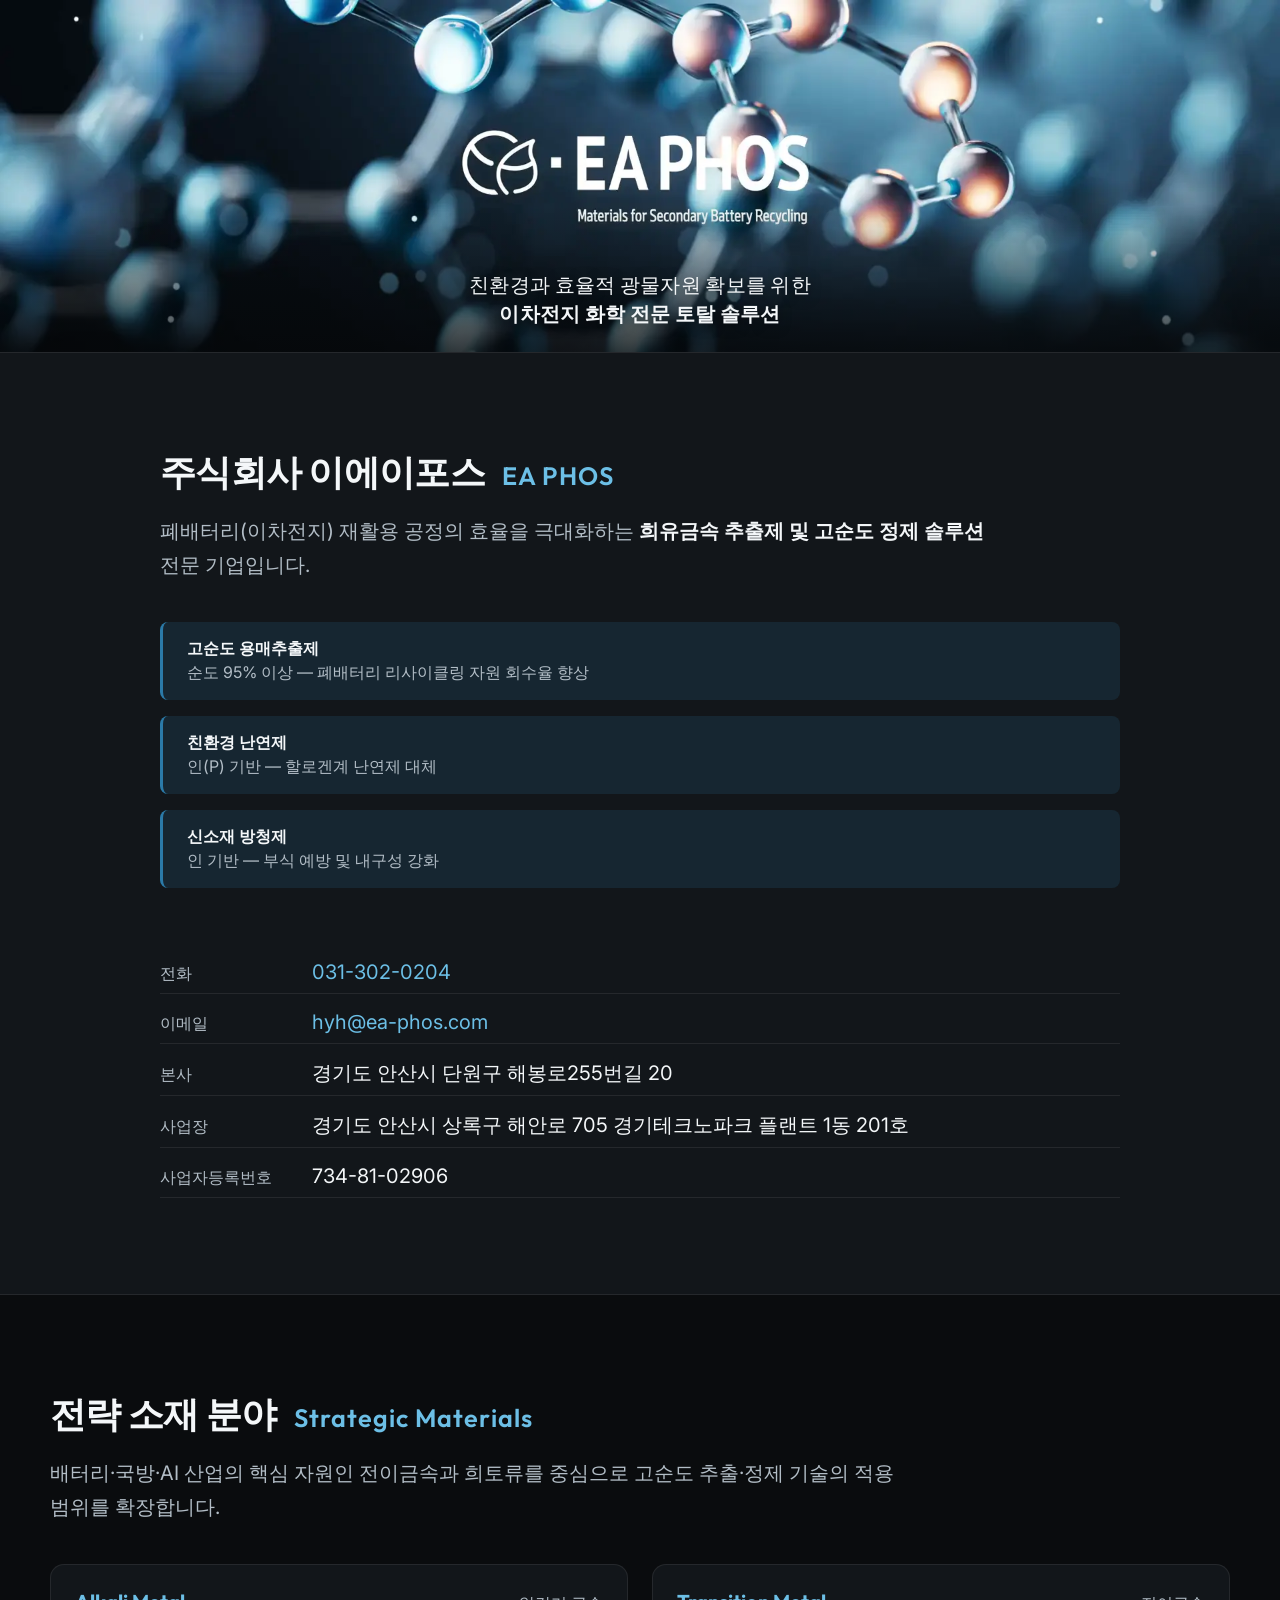
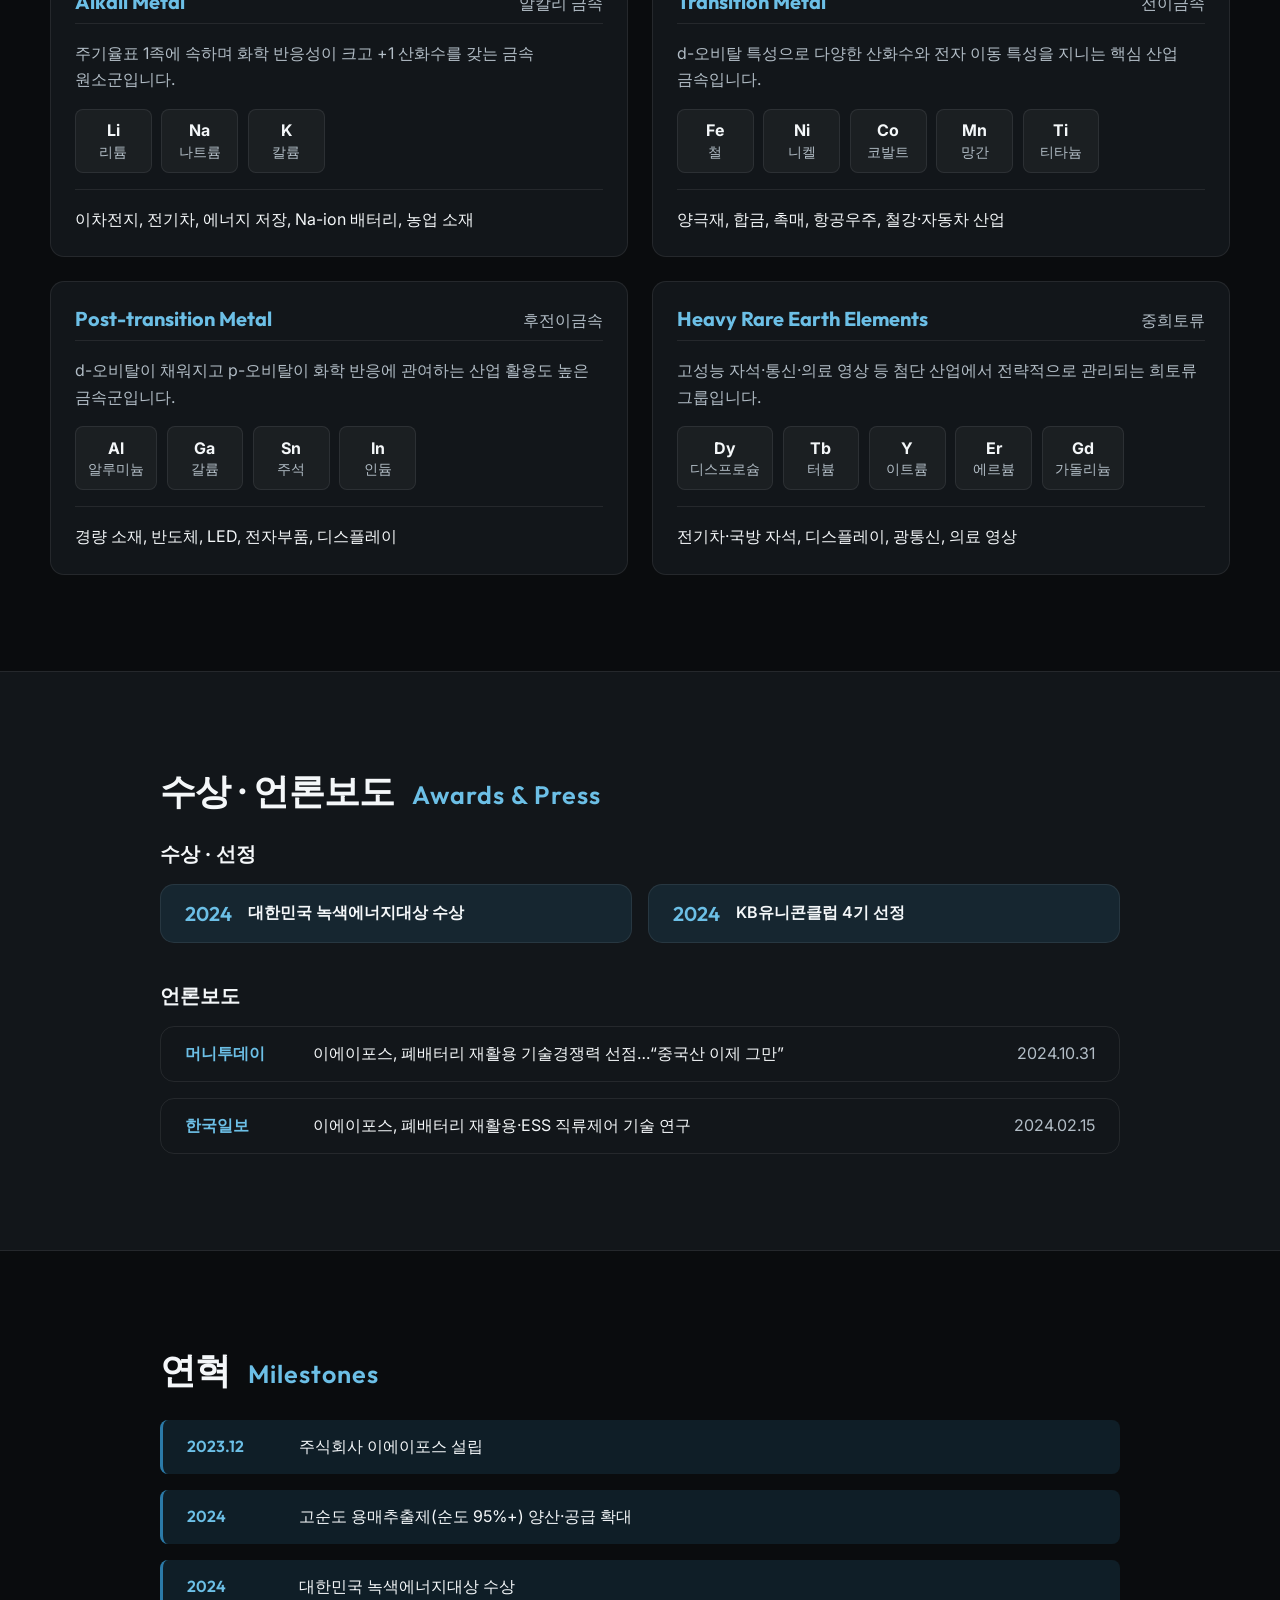
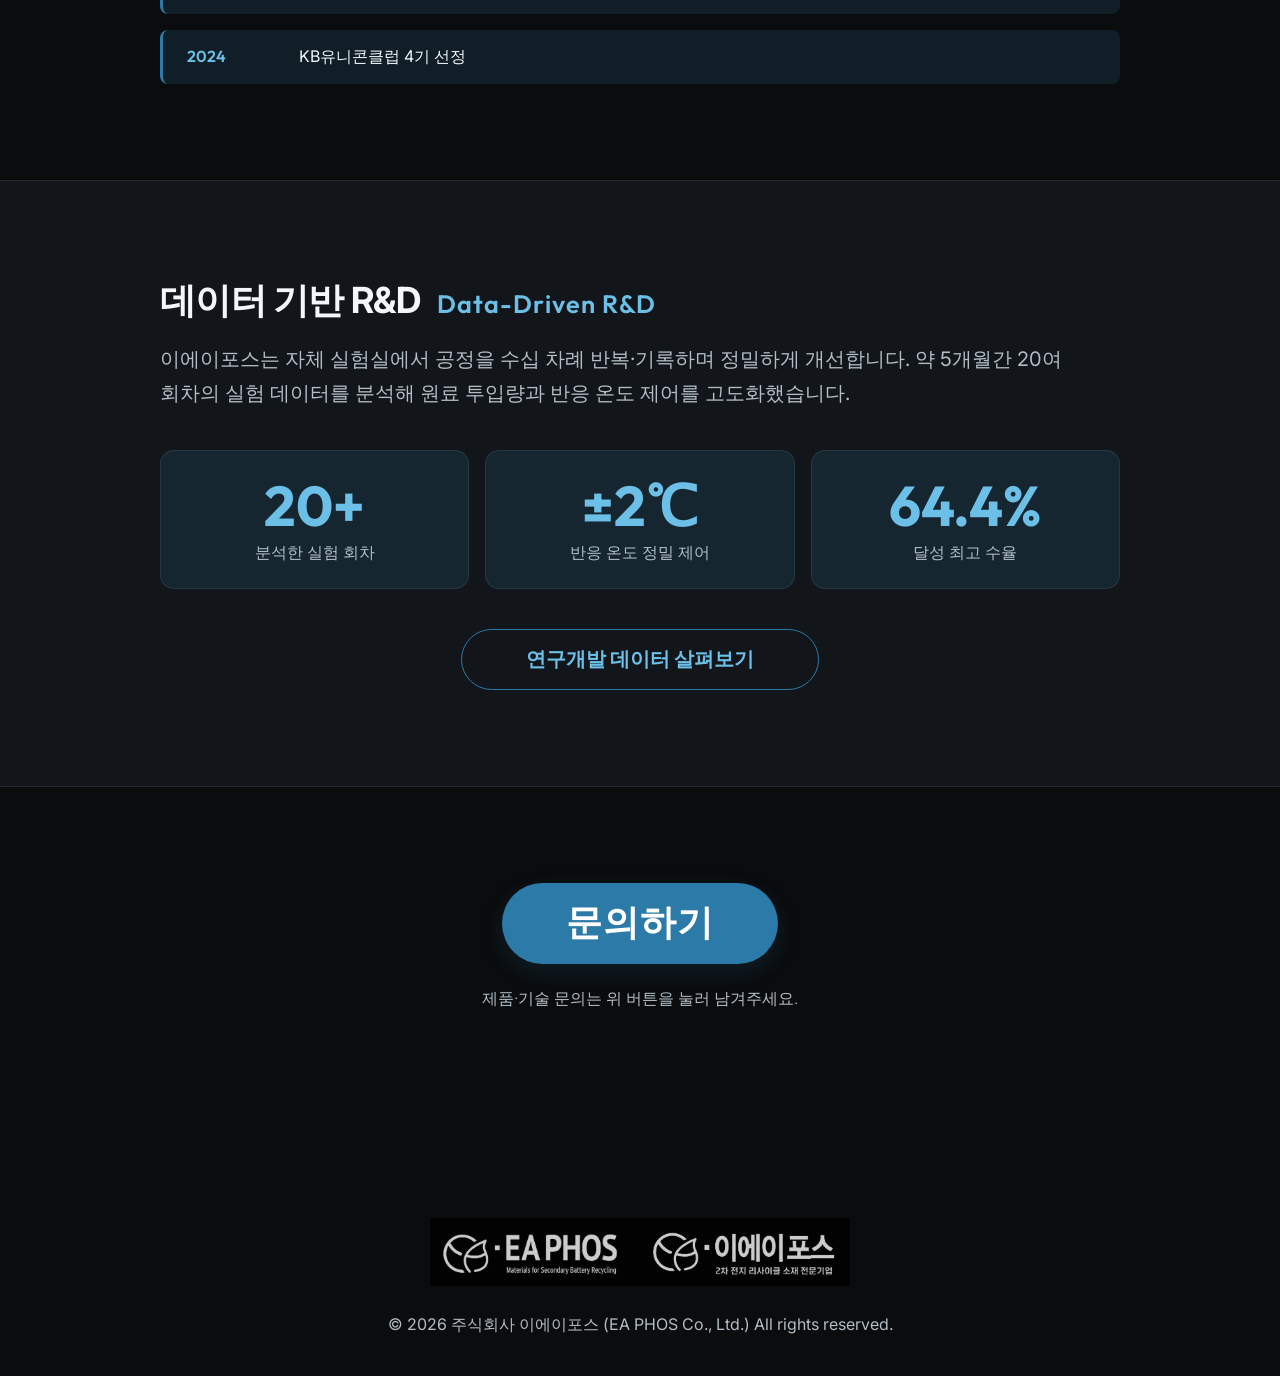
<file: index.html>
<!DOCTYPE html>
<html lang="ko">

<head>
    <meta charset="UTF-8">
    <meta name="viewport" content="width=device-width, initial-scale=1.0">
    <title>주식회사 이에이포스 (EA PHOS) | 이차전지 화학 전문 토탈 솔루션</title>
    <meta name="description" content="주식회사 이에이포스(EA PHOS) — 폐배터리 재활용을 위한 고순도 용매추출제 및 정제 솔루션 전문 기업.">
    <meta name="theme-color" content="#0a0c0e">

    <!-- Open Graph / 공유 미리보기 -->
    <meta property="og:type" content="website">
    <meta property="og:site_name" content="EA PHOS">
    <meta property="og:title" content="주식회사 이에이포스 (EA PHOS)">
    <meta property="og:description" content="친환경과 효율적 광물자원 확보를 위한 이차전지 화학 전문 토탈 솔루션.">
    <meta property="og:image" content="assets/meta.webp">
    <meta property="og:image:width" content="1200">
    <meta property="og:image:height" content="630">
    <meta property="og:url" content="https://eaphos.com/">
    <meta name="twitter:card" content="summary_large_image">
    <meta name="twitter:title" content="주식회사 이에이포스 (EA PHOS)">
    <meta name="twitter:description" content="친환경과 효율적 광물자원 확보를 위한 이차전지 화학 전문 토탈 솔루션.">
    <meta name="twitter:image" content="assets/meta.webp">

    <link rel="shortcut icon" href="fav.ico" type="image/x-icon">

    <!-- 폰트: preconnect + 비차단 로드(렌더 블로킹 제거). 미지원 시 noscript로 폴백 -->
    <link rel="preconnect" href="https://fonts.googleapis.com">
    <link rel="preconnect" href="https://fonts.gstatic.com" crossorigin>
    <link rel="stylesheet" href="https://fonts.googleapis.com/css2?family=Inter:wght@400;700&family=Outfit:wght@300;600&display=swap"
          media="print" onload="this.media='all'">
    <noscript>
        <link rel="stylesheet" href="https://fonts.googleapis.com/css2?family=Inter:wght@400;700&family=Outfit:wght@300;600&display=swap">
    </noscript>
    <link rel="stylesheet" href="style.css">

    <!-- 구조화 데이터 (Organization) -->
    <script type="application/ld+json">
    {
        "@context": "https://schema.org",
        "@type": "Organization",
        "name": "주식회사 이에이포스",
        "alternateName": "EA PHOS Co., Ltd.",
        "url": "https://eaphos.com/",
        "logo": "https://eaphos.com/assets/footer.webp",
        "description": "폐배터리(이차전지) 재활용을 위한 고순도 용매추출제 및 정제 솔루션 전문 기업.",
        "email": "hyh@ea-phos.com",
        "telephone": "+82-31-302-0204",
        "address": {
            "@type": "PostalAddress",
            "streetAddress": "해안로 705 경기테크노파크 플랜트 1동 201호",
            "addressLocality": "안산시 상록구",
            "addressRegion": "경기도",
            "addressCountry": "KR"
        }
    }
    </script>
</head>

<body>
    <div class="container">
        <main>
            <!-- 시각적으로 숨긴 페이지 제목 (스크린리더/SEO용) -->
            <h1 class="sr-only">주식회사 이에이포스 — 친환경과 효율적 광물자원 확보를 위한 이차전지 화학 전문 토탈 솔루션</h1>

            <!-- 상단 비디오 섹션: 화면 폭별 영상 1개만 JS에서 동적 주입 -->
            <section class="video-section" aria-label="이에이포스 소개 영상">
                <video id="hero-video" class="hero-video" muted loop playsinline autoplay
                       preload="metadata"></video>
                <!-- 영상 하단 그라데이션 스크림 + 태그라인 오버레이 -->
                <div class="video-scrim" aria-hidden="true">
                    <p class="video-tagline">친환경과 효율적 광물자원 확보를 위한<br><strong>이차전지 화학 전문 토탈 솔루션</strong></p>
                </div>
            </section>

            <!-- 회사 소개 / 연락처 섹션 (첫 방문자 대상 — 히어로 바로 뒤) -->
            <section class="company-section" aria-labelledby="company-heading">
                <div class="company-inner" data-reveal>
                    <h2 id="company-heading" class="section-title">주식회사 이에이포스 <span class="section-title-en">EA PHOS</span></h2>
                    <p class="company-lead">폐배터리(이차전지) 재활용 공정의 효율을 극대화하는 <strong>희유금속 추출제 및 고순도 정제 솔루션</strong> 전문 기업입니다.</p>

                    <ul class="company-highlights">
                        <li><span class="hl-key">고순도 용매추출제</span><span class="hl-val">순도 95% 이상 — 폐배터리 리사이클링 자원 회수율 향상</span></li>
                        <li><span class="hl-key">친환경 난연제</span><span class="hl-val">인(P) 기반 — 할로겐계 난연제 대체</span></li>
                        <li><span class="hl-key">신소재 방청제</span><span class="hl-val">인 기반 — 부식 예방 및 내구성 강화</span></li>
                    </ul>

                    <dl class="company-contact">
                        <div class="contact-row">
                            <dt>전화</dt>
                            <dd><a href="tel:031-302-0204">031-302-0204</a></dd>
                        </div>
                        <div class="contact-row">
                            <dt>이메일</dt>
                            <dd><a href="mailto:hyh@ea-phos.com">hyh@ea-phos.com</a></dd>
                        </div>
                        <div class="contact-row">
                            <dt>본사</dt>
                            <dd>경기도 안산시 단원구 해봉로255번길 20</dd>
                        </div>
                        <div class="contact-row">
                            <dt>사업장</dt>
                            <dd>경기도 안산시 상록구 해안로 705 경기테크노파크 플랜트 1동 201호</dd>
                        </div>
                        <div class="contact-row">
                            <dt>사업자등록번호</dt>
                            <dd>734-81-02906</dd>
                        </div>
                    </dl>
                    <!-- TODO: 대표자/팩스/약도(지도) 등 발주자 확인 후 보강 -->
                </div>
            </section>

            <!-- 전략 소재 분야 섹션 -->
            <section class="materials-section" aria-labelledby="materials-heading">
                <div class="materials-inner" data-reveal>
                    <h2 id="materials-heading" class="section-title">전략 소재 분야 <span class="section-title-en">Strategic Materials</span></h2>
                    <p class="company-lead">배터리·국방·AI 산업의 핵심 자원인 전이금속과 희토류를 중심으로 고순도 추출·정제 기술의 적용 범위를 확장합니다.</p>

                    <div class="materials-grid">
                        <article class="material-card">
                            <div class="material-card-head">
                                <h3>Alkali Metal</h3>
                                <span>알칼리 금속</span>
                            </div>
                            <p>주기율표 1족에 속하며 화학 반응성이 크고 +1 산화수를 갖는 금속 원소군입니다.</p>
                            <ul class="material-tags" aria-label="대표 원소">
                                <li><strong>Li</strong> 리튬</li>
                                <li><strong>Na</strong> 나트륨</li>
                                <li><strong>K</strong> 칼륨</li>
                            </ul>
                            <p class="material-use">이차전지, 전기차, 에너지 저장, Na-ion 배터리, 농업 소재</p>
                        </article>

                        <article class="material-card">
                            <div class="material-card-head">
                                <h3>Transition Metal</h3>
                                <span>전이금속</span>
                            </div>
                            <p>d-오비탈 특성으로 다양한 산화수와 전자 이동 특성을 지니는 핵심 산업 금속입니다.</p>
                            <ul class="material-tags" aria-label="대표 원소">
                                <li><strong>Fe</strong> 철</li>
                                <li><strong>Ni</strong> 니켈</li>
                                <li><strong>Co</strong> 코발트</li>
                                <li><strong>Mn</strong> 망간</li>
                                <li><strong>Ti</strong> 티타늄</li>
                            </ul>
                            <p class="material-use">양극재, 합금, 촉매, 항공우주, 철강·자동차 산업</p>
                        </article>

                        <article class="material-card">
                            <div class="material-card-head">
                                <h3>Post-transition Metal</h3>
                                <span>후전이금속</span>
                            </div>
                            <p>d-오비탈이 채워지고 p-오비탈이 화학 반응에 관여하는 산업 활용도 높은 금속군입니다.</p>
                            <ul class="material-tags" aria-label="대표 원소">
                                <li><strong>Al</strong> 알루미늄</li>
                                <li><strong>Ga</strong> 갈륨</li>
                                <li><strong>Sn</strong> 주석</li>
                                <li><strong>In</strong> 인듐</li>
                            </ul>
                            <p class="material-use">경량 소재, 반도체, LED, 전자부품, 디스플레이</p>
                        </article>

                        <article class="material-card">
                            <div class="material-card-head">
                                <h3>Heavy Rare Earth Elements</h3>
                                <span>중희토류</span>
                            </div>
                            <p>고성능 자석·통신·의료 영상 등 첨단 산업에서 전략적으로 관리되는 희토류 그룹입니다.</p>
                            <ul class="material-tags" aria-label="대표 원소">
                                <li><strong>Dy</strong> 디스프로슘</li>
                                <li><strong>Tb</strong> 터븀</li>
                                <li><strong>Y</strong> 이트륨</li>
                                <li><strong>Er</strong> 에르븀</li>
                                <li><strong>Gd</strong> 가돌리늄</li>
                            </ul>
                            <p class="material-use">전기차·국방 자석, 디스플레이, 광통신, 의료 영상</p>
                        </article>
                    </div>
                </div>
            </section>

            <!-- 수상 · 언론보도 섹션 -->
            <section class="awards-section" aria-labelledby="awards-heading" data-reveal>
                <div class="awards-inner">
                    <h2 id="awards-heading" class="section-title">수상 · 언론보도 <span class="section-title-en">Awards &amp; Press</span></h2>

                    <h3 class="subhead">수상 · 선정</h3>
                    <ul class="award-list">
                        <li class="award-item">
                            <span class="award-year">2024</span>
                            <span class="award-name">대한민국 녹색에너지대상 수상</span>
                        </li>
                        <li class="award-item">
                            <span class="award-year">2024</span>
                            <span class="award-name">KB유니콘클럽 4기 선정</span>
                        </li>
                        <!-- TODO: 추가 수상/인증 확보 시 항목 추가 -->
                    </ul>

                    <h3 class="subhead">언론보도</h3>
                    <ul class="press-list">
                        <li class="press-item">
                            <a href="https://www.mt.co.kr/policy/2024/10/31/2024103111330974270" target="_blank" rel="noopener noreferrer">
                                <span class="press-source">머니투데이</span>
                                <span class="press-title">이에이포스, 폐배터리 재활용 기술경쟁력 선점…“중국산 이제 그만”</span>
                                <span class="press-date">2024.10.31</span>
                            </a>
                        </li>
                        <li class="press-item">
                            <a href="https://www.hankookilbo.com/News/Read/A2024021410590005173" target="_blank" rel="noopener noreferrer">
                                <span class="press-source">한국일보</span>
                                <span class="press-title">이에이포스, 폐배터리 재활용·ESS 직류제어 기술 연구</span>
                                <span class="press-date">2024.02.15</span>
                            </a>
                        </li>
                    </ul>
                </div>
            </section>

            <!-- 회사 연혁 타임라인 -->
            <section class="history-section" aria-labelledby="history-heading" data-reveal>
                <div class="history-inner">
                    <h2 id="history-heading" class="section-title">연혁 <span class="section-title-en">Milestones</span></h2>
                    <ol class="timeline">
                        <li class="timeline-item">
                            <span class="timeline-year">2023.12</span>
                            <p class="timeline-desc">주식회사 이에이포스 설립</p>
                        </li>
                        <li class="timeline-item">
                            <span class="timeline-year">2024</span>
                            <p class="timeline-desc">고순도 용매추출제(순도 95%+) 양산·공급 확대</p>
                        </li>
                        <li class="timeline-item">
                            <span class="timeline-year">2024</span>
                            <p class="timeline-desc">대한민국 녹색에너지대상 수상</p>
                        </li>
                        <li class="timeline-item">
                            <span class="timeline-year">2024</span>
                            <p class="timeline-desc">KB유니콘클럽 4기 선정</p>
                        </li>
                    </ol>
                    <!-- TODO: 정확한 시점·추가 마일스톤은 발주자 확인 후 보강 -->
                </div>
            </section>

            <!-- 데이터 기반 R&D 소개 패널 (상세 차트는 모달로) -->
            <section class="rd-section" aria-labelledby="rd-heading" data-reveal>
                <div class="rd-inner">
                    <h2 id="rd-heading" class="section-title">데이터 기반 R&amp;D <span class="section-title-en">Data-Driven R&amp;D</span></h2>
                    <p class="company-lead">이에이포스는 자체 실험실에서 공정을 수십 차례 반복·기록하며 정밀하게 개선합니다. 약 5개월간 20여 회차의 실험 데이터를 분석해 원료 투입량과 반응 온도 제어를 고도화했습니다.</p>
                    <ul class="rd-stats">
                        <li><strong>20+</strong><span>분석한 실험 회차</span></li>
                        <li><strong>±2℃</strong><span>반응 온도 정밀 제어</span></li>
                        <li><strong>64.4%</strong><span>달성 최고 수율</span></li>
                    </ul>
                    <button id="dash-button" class="cta-btn cta-btn--ghost" type="button" aria-haspopup="dialog">연구개발 데이터 살펴보기</button>
                </div>
            </section>

            <!-- 문의 버튼 섹션 -->
            <section class="action-section" aria-label="문의하기" data-reveal>
                <button id="qa-button" class="cta-btn" type="button" aria-haspopup="dialog">문의하기</button>
                <p class="btn-caption">제품·기술 문의는 위 버튼을 눌러 남겨주세요.</p>
            </section>
        </main>

        <!-- 푸터 -->
        <footer class="footer-section">
            <img src="assets/footer.webp" alt="EA PHOS 로고" class="footer-logo" loading="lazy" decoding="async">
            <p class="footer-copy">&copy; 2026 주식회사 이에이포스 (EA PHOS Co., Ltd.) All rights reserved.</p>
        </footer>

        <!-- 문의 모달 -->
        <div id="qa-modal" class="modal" role="dialog" aria-modal="true" aria-labelledby="modal-title" hidden>
            <div class="modal-content">
                <h2 id="modal-title" class="sr-only">문의 폼</h2>
                <button class="close-btn" type="button" aria-label="문의 폼 닫기">&times;</button>
                <iframe id="qa-iframe" title="문의 폼" frameborder="0"></iframe>
            </div>
        </div>

        <!-- 연구개발 데이터 모달 -->
        <div id="dash-modal" class="modal" role="dialog" aria-modal="true" aria-labelledby="dash-modal-title" hidden>
            <div class="modal-content modal-content--panel">
                <button class="close-btn" type="button" aria-label="데이터 창 닫기" data-close="dash">&times;</button>
                <div class="dash-body">
                    <h2 id="dash-modal-title" class="section-title">연구개발 데이터 <span class="section-title-en">Data Insights</span></h2>
                    <p class="dashboard-lead">자체 실험 데이터를 분석해 공정 제어·투입량·수율을 정리했습니다.</p>

                    <figure class="chart-card">
                        <figcaption class="chart-title" id="chart-trend-title">공정 제어 안정성</figcaption>
                        <div class="chart-box"><canvas id="chart-trend" role="img" aria-label="시간별 원료 투입량과 내부온도 공정 프로파일"></canvas></div>
                        <p class="chart-caption" id="chart-trend-cap" hidden></p>
                    </figure>
                    <figure class="chart-card">
                        <figcaption class="chart-title" id="chart-composition-title">실험 회차별 평균 투입량</figcaption>
                        <div class="chart-box"><canvas id="chart-composition" role="img" aria-label="실험 회차별 평균 투입량 막대 차트"></canvas></div>
                        <p class="chart-caption" id="chart-composition-cap" hidden></p>
                    </figure>
                    <figure class="chart-card">
                        <figcaption class="chart-title" id="chart-solvent-title">실제 수율</figcaption>
                        <div class="chart-box"><canvas id="chart-solvent" role="img" aria-label="실험 회차별 실제 수율 막대 차트"></canvas></div>
                        <p class="chart-caption" id="chart-solvent-cap" hidden></p>
                    </figure>

                    <footer class="dash-foot">
                        <p class="dash-note" id="dashboard-note" hidden></p>
                        <p class="dash-note">수율은 실제 실험 기록에 문서화된 회차만 표기했습니다.</p>
                    </footer>
                </div>
            </div>
        </div>

        <button id="scroll-top-btn" class="scroll-top-btn" type="button" aria-label="맨 위로 이동">↑</button>
    </div>
    <script src="script.js"></script>
</body>

</html>
</file>
<file: style.css>
/* =================================================================
 * EA PHOS — 디자인 토큰
 * (폰트는 index.html <head>의 preconnect + link 로 로드)
 * ================================================================= */
:root {
    /* color */
    --bg:           #0a0c0e;
    --surface:      #12161a;
    --ink:          #f4f7f9;
    --ink-muted:    #b2bdc6;            /* 대비 기준(WCAG AA) 충족하도록 상향 */
    --brand:        #2b7aa8;            /* 브랜드 스틸블루 (#225f82 기반, 약간 밝힘) */
    --brand-strong: #1d5c80;
    --brand-ink:    #6cbfe6;            /* 어두운 배경 위 텍스트/링크용 밝은 톤 */
    --brand-soft:   rgba(43, 122, 168, .16);
    --line:         rgba(255, 255, 255, .08);

    /* space scale */
    --s-1: .5rem;  --s-2: 1rem;   --s-3: 1.5rem;
    --s-4: 2.5rem; --s-5: 4rem;   --s-6: 6rem;

    /* radius */
    --r-sm: 8px; --r-md: 14px; --r-pill: 50px;

    /* type scale (fluid) */
    --t-sm: clamp(.9rem, .85rem + .3vw, 1rem);
    --t-md: clamp(1rem, .9rem + .6vw, 1.25rem);
    --t-lg: clamp(1.5rem, 1.1rem + 1.8vw, 2.25rem);
    --t-xl: clamp(2rem, 1.3rem + 3vw, 3.5rem);

    /* layout */
    --content-max: 960px;
}

*, *::before, *::after { box-sizing: border-box; }

body, html {
    margin: 0;
    padding: 0;
    background-color: var(--bg);
    color: var(--ink);
    font-family: 'Inter', system-ui, sans-serif;
    overflow-x: hidden;
    word-break: keep-all;       /* 한글 단어가 줄바꿈에서 쪼개지지 않도록 */
    overflow-wrap: break-word;  /* 아주 긴 토큰만 강제 줄바꿈 */
}

/* 스크린리더 전용 (시각적으로 숨김) */
.sr-only {
    position: absolute;
    width: 1px; height: 1px;
    padding: 0; margin: -1px;
    overflow: hidden;
    clip: rect(0, 0, 0, 0);
    white-space: nowrap;
    border: 0;
}

/* 포커스 링 (키보드 사용자) */
:focus-visible {
    outline: 2px solid var(--brand);
    outline-offset: 3px;
    border-radius: var(--r-sm);
}

.container {
    width: 100%;
    display: flex;
    flex-direction: column;
    align-items: center;
}

main { width: 100%; }

/* =================================================================
 * 스크롤 진입 애니메이션
 * ================================================================= */
[data-reveal] {
    opacity: 0;
    transform: translateY(24px);
    transition: opacity .7s ease, transform .7s ease;
}
[data-reveal].is-visible {
    opacity: 1;
    transform: none;
}
@media (prefers-reduced-motion: reduce) {
    [data-reveal] { opacity: 1; transform: none; transition: none; }
}

/* =================================================================
 * 히어로 영상
 * ================================================================= */
.video-section {
    position: relative;
    width: 100%;
    height: auto;
    overflow: hidden;
    line-height: 0;
}

.hero-video {
    width: 100%;
    height: auto;
    aspect-ratio: 1920 / 528;   /* 로드 전 공간 예약 → 레이아웃 이동(CLS) 방지 */
    max-height: 80vh;
    object-fit: cover;
    display: block;
    background: var(--bg);
}

/* 영상 하단 스크림 + 태그라인 오버레이 */
.video-scrim {
    position: absolute;
    left: 0; right: 0; bottom: 0;
    padding: var(--s-5) var(--s-3) var(--s-3);
    background: linear-gradient(to top, rgba(5, 7, 9, .78) 0%, rgba(5, 7, 9, 0) 100%);
    pointer-events: none;
    text-align: center;
}
.video-tagline {
    margin: 0;
    line-height: 1.45;
    font-family: 'Outfit', 'Inter', sans-serif;
    font-weight: 300;
    font-size: var(--t-md);
    color: var(--ink);
    letter-spacing: .3px;
    text-shadow: 0 2px 12px rgba(0, 0, 0, .5);
}
.video-tagline strong { font-weight: 600; }


/* =================================================================
 * 전략 소재 분야
 * ================================================================= */
.materials-section {
    width: 100%;
    padding: var(--s-6) var(--s-3);
}
.materials-inner {
    max-width: 1180px;
    margin: 0 auto;
}
.materials-grid {
    display: grid;
    grid-template-columns: repeat(2, minmax(0, 1fr));
    gap: var(--s-3);
}
.material-card {
    display: flex;
    min-height: 100%;
    flex-direction: column;
    gap: var(--s-2);
    padding: var(--s-3);
    background: var(--surface);
    border: 1px solid var(--line);
    border-radius: var(--r-md);
    transition: border-color .25s ease, transform .25s ease;
}
.material-card-head {
    display: flex;
    align-items: baseline;
    justify-content: space-between;
    gap: var(--s-2);
    padding-bottom: var(--s-1);
    border-bottom: 1px solid var(--line);
}
.material-card h3 {
    margin: 0;
    font-family: 'Outfit', 'Inter', sans-serif;
    font-size: var(--t-md);
    color: var(--brand-ink);
}
.material-card-head span {
    flex: 0 0 auto;
    color: var(--ink-muted);
    font-size: var(--t-sm);
}
.material-card p {
    margin: 0;
    color: var(--ink-muted);
    font-size: var(--t-sm);
    line-height: 1.65;
}
.material-tags {
    display: flex;
    flex-wrap: wrap;
    gap: .6rem;
    list-style: none;
    margin: 0;
    padding: 0;
}
.material-tags li {
    min-width: 4.8rem;
    padding: .65rem .75rem;
    background: rgba(255, 255, 255, .04);
    border: 1px solid var(--line);
    border-radius: var(--r-sm);
    color: var(--ink-muted);
    text-align: center;
    font-size: .88rem;
}
.material-tags strong {
    display: block;
    margin-bottom: .15rem;
    color: var(--ink);
    font-size: 1rem;
}
.material-use {
    margin-top: auto !important;
    padding-top: var(--s-2);
    border-top: 1px solid var(--line);
    color: var(--ink) !important;
}
@media (hover: hover) {
    .material-card:hover {
        transform: translateY(-4px);
        border-color: var(--brand);
    }
}

/* =================================================================
 * 회사 정보 / 연락처 섹션
 * ================================================================= */
.company-section {
    width: 100%;
    padding: var(--s-6) var(--s-3);
    background: var(--surface);
    border-top: 1px solid var(--line);
    border-bottom: 1px solid var(--line);
}
.company-inner {
    max-width: var(--content-max);
    margin: 0 auto;
}
.section-title {
    margin: 0 0 var(--s-2);
    font-size: var(--t-lg);
    font-weight: 700;
    letter-spacing: -.02em;
    text-wrap: balance;
}
.section-title-en {
    font-family: 'Outfit', sans-serif;
    font-weight: 600;
    color: var(--brand-ink);
    margin-left: .4em;
    font-size: .7em;
    letter-spacing: .04em;
}
.company-lead {
    margin: 0 0 var(--s-4);
    font-size: var(--t-md);
    line-height: 1.7;
    color: var(--ink-muted);
    max-width: 72ch;
    text-wrap: pretty;
}
.company-lead strong { color: var(--ink); font-weight: 700; }

.company-highlights {
    list-style: none;
    margin: 0 0 var(--s-5);
    padding: 0;
    display: grid;
    gap: var(--s-2);
}
.company-highlights li {
    padding: var(--s-2) var(--s-3);
    background: var(--brand-soft);
    border-left: 3px solid var(--brand);
    border-radius: var(--r-sm);
}
.hl-key {
    display: block;
    font-weight: 700;
    color: var(--ink);
    margin-bottom: 2px;
}
.hl-val {
    display: block;
    font-size: var(--t-sm);
    color: var(--ink-muted);
}

.company-contact {
    margin: 0;
    display: grid;
    gap: var(--s-1);
}
.contact-row {
    display: flex;
    gap: var(--s-2);
    align-items: baseline;
    padding: var(--s-1) 0;
    border-bottom: 1px solid var(--line);
}
.contact-row dt {
    flex: 0 0 8.5rem;
    color: var(--ink-muted);
    font-size: var(--t-sm);
}
.contact-row dd {
    margin: 0;
    color: var(--ink);
    font-size: var(--t-md);
}
.contact-row a {
    color: var(--brand-ink);
    text-decoration: none;
}
@media (hover: hover) {
    .contact-row a:hover { text-decoration: underline; }
}

/* =================================================================
 * 수상 · 언론보도
 * ================================================================= */
.awards-section {
    width: 100%;
    padding: var(--s-6) var(--s-3);
    background: var(--surface);
    border-top: 1px solid var(--line);
    border-bottom: 1px solid var(--line);
}
.awards-inner {
    max-width: var(--content-max);
    margin: 0 auto;
}
.subhead {
    margin: var(--s-4) 0 var(--s-2);
    font-size: var(--t-md);
    font-weight: 700;
    color: var(--ink);
}
.subhead:first-of-type { margin-top: var(--s-3); }

.award-list {
    list-style: none;
    margin: 0;
    padding: 0;
    display: grid;
    grid-template-columns: repeat(2, minmax(0, 1fr));
    gap: var(--s-2);
}
.award-item {
    display: flex;
    align-items: center;
    gap: var(--s-2);
    padding: var(--s-2) var(--s-3);
    background: var(--brand-soft);
    border: 1px solid var(--line);
    border-radius: var(--r-md);
}
.award-year {
    flex: 0 0 auto;
    font-family: 'Outfit', sans-serif;
    font-weight: 600;
    color: var(--brand-ink);
    font-size: var(--t-md);
}
.award-name {
    color: var(--ink);
    font-weight: 600;
}

.press-list {
    list-style: none;
    margin: 0;
    padding: 0;
    display: grid;
    gap: var(--s-2);
}
.press-item a {
    display: grid;
    grid-template-columns: 7rem 1fr auto;
    align-items: baseline;
    gap: var(--s-2);
    padding: var(--s-2) var(--s-3);
    border: 1px solid var(--line);
    border-radius: var(--r-md);
    text-decoration: none;
    transition: border-color .25s ease, background-color .25s ease;
}
.press-source {
    font-weight: 700;
    color: var(--brand-ink);
    font-size: var(--t-sm);
}
.press-title { color: var(--ink); }
.press-date {
    color: var(--ink-muted);
    font-size: var(--t-sm);
    white-space: nowrap;
}
@media (hover: hover) {
    .press-item a:hover {
        border-color: var(--brand);
        background: var(--brand-soft);
    }
}

@media (max-width: 768px) {
    .awards-section { padding: var(--s-5) var(--s-3); }
    .award-list { grid-template-columns: 1fr; }
    .press-item a {
        grid-template-columns: 1fr;
        gap: 2px;
    }
}

/* =================================================================
 * 연혁 타임라인
 * ================================================================= */
.history-section {
    width: 100%;
    padding: var(--s-6) var(--s-3);
}
.history-inner {
    max-width: var(--content-max);
    margin: 0 auto;
}
.timeline {
    list-style: none;
    margin: var(--s-3) 0 0;
    padding: 0;
    display: grid;
    gap: var(--s-2);
}
.timeline-item {
    display: grid;
    grid-template-columns: 6rem 1fr;
    gap: var(--s-2);
    align-items: baseline;
    padding: var(--s-2) var(--s-3);
    background: var(--brand-soft);
    border-left: 3px solid var(--brand);
    border-radius: var(--r-sm);
}
.timeline-year {
    font-family: 'Outfit', sans-serif;
    font-weight: 600;
    color: var(--brand-ink);
}
.timeline-desc { margin: 0; color: var(--ink); }

@media (max-width: 768px) {
    .history-section { padding: var(--s-5) var(--s-3); }
    .timeline-item { grid-template-columns: 1fr; gap: 2px; }
}

/* =================================================================
 * 데이터 기반 R&D 소개 패널
 * ================================================================= */
.rd-section {
    width: 100%;
    padding: var(--s-6) var(--s-3);
    background: var(--surface);
    border-top: 1px solid var(--line);
    border-bottom: 1px solid var(--line);
}
.rd-inner {
    max-width: var(--content-max);
    margin: 0 auto;
}
.rd-stats {
    list-style: none;
    margin: var(--s-4) 0;
    padding: 0;
    display: grid;
    grid-template-columns: repeat(3, minmax(0, 1fr));
    gap: var(--s-2);
}
.rd-stats li {
    padding: var(--s-3);
    background: var(--brand-soft);
    border: 1px solid var(--line);
    border-radius: var(--r-md);
    text-align: center;
}
.rd-stats strong {
    display: block;
    font-family: 'Outfit', sans-serif;
    font-size: var(--t-xl);
    color: var(--brand-ink);
    line-height: 1.1;
}
.rd-stats span {
    display: block;
    margin-top: 6px;
    font-size: var(--t-sm);
    color: var(--ink-muted);
}

/* 2차 CTA (고스트 버튼) — .cta-btn 뒤에 정의돼도 이기도록 특이도 ↑ */
.cta-btn.cta-btn--ghost {
    background: transparent;
    color: var(--brand-ink);
    border: 1.5px solid var(--brand);
    box-shadow: none;
    font-size: var(--t-md);
    font-weight: 600;
    letter-spacing: 0;
}
@media (hover: hover) {
    .cta-btn.cta-btn--ghost:hover {
        background: var(--brand-soft);
        color: var(--ink);
        transform: translateY(-3px);
        box-shadow: none;
    }
}
/* R&D 패널 버튼 가운데 정렬 */
#dash-button {
    display: block;
    width: fit-content;
    margin: var(--s-2) auto 0;
}

/* =================================================================
 * 데이터 모달 (다크 패널 + 차트)
 * ================================================================= */
.modal-content.modal-content--panel {
    background: var(--surface);
    color: var(--ink);
    width: 92%;
    max-width: 760px;
    height: auto;
    max-height: 90vh;
    border: 1px solid var(--line);
}
.modal-content.modal-content--panel .close-btn { color: var(--ink); }
.dash-body {
    padding: var(--s-4) var(--s-3);
    max-height: 90vh;
    overflow-y: auto;
}
/* 스크롤바 숨김 (스크롤은 유지) */
.dash-body { scrollbar-width: none; -ms-overflow-style: none; }
.dash-body::-webkit-scrollbar { display: none; }
.dash-body > .section-title { text-align: center; }

/* 모달 하단 각주 */
.dash-foot {
    margin-top: var(--s-2);
    padding-top: var(--s-3);
    border-top: 1px solid var(--line);
}
.dash-note {
    margin: 0;
    font-size: .8rem;
    line-height: 1.5;
    color: var(--ink-muted);
    opacity: .75;
    text-align: center;
}
.dash-note + .dash-note { margin-top: 4px; }
.dashboard-lead {
    margin: 0 auto var(--s-2);
    max-width: 60ch;
    font-size: var(--t-sm);
    line-height: 1.6;
    color: var(--ink-muted);
    text-align: center;
    text-wrap: pretty;
}
.chart-card {
    background: var(--bg);
    border: 1px solid var(--line);
    border-radius: var(--r-md);
    padding: var(--s-3);
    margin-bottom: var(--s-3);
}
.chart-title {
    margin: 0 0 var(--s-2);
    font-weight: 700;
    color: var(--ink);
    font-size: var(--t-md);
    text-align: center;
}
.chart-box {
    position: relative;
    height: 300px;
}
.chart-caption {
    margin: var(--s-2) auto 0;
    max-width: 56ch;
    font-size: var(--t-sm);
    color: var(--ink-muted);
    line-height: 1.6;
    text-align: center;
    text-wrap: pretty;
}

@media (max-width: 768px) {
    .rd-stats { grid-template-columns: 1fr; }
    .chart-box { height: 260px; }
    .dash-body { max-height: 100%; }
}

/* =================================================================
 * 문의 CTA
 * ================================================================= */
.action-section {
    padding: var(--s-6) var(--s-3);
    text-align: center;
}
.cta-btn {
    min-height: 44px;
    padding: var(--s-2) var(--s-5);
    font-size: var(--t-lg);
    font-weight: 700;
    color: #fff;
    background-color: var(--brand);
    border: none;
    border-radius: var(--r-pill);
    cursor: pointer;
    font-family: 'Outfit', sans-serif;
    letter-spacing: 1px;
    box-shadow: 0 8px 24px var(--brand-soft);
    transition: background-color .3s ease, transform .3s ease, box-shadow .3s ease;
}
@media (hover: hover) {
    .cta-btn:hover {
        background-color: var(--brand-strong);
        transform: translateY(-4px);
        box-shadow: 0 14px 36px rgba(43, 122, 168, .45);
    }
}
.btn-caption {
    margin-top: var(--s-3);
    font-size: var(--t-sm);
    color: var(--ink-muted);
    font-weight: 300;
}

/* =================================================================
 * 푸터
 * ================================================================= */
.footer-section {
    width: 100%;
    padding: var(--s-6) var(--s-3) calc(var(--s-4) + env(safe-area-inset-bottom));
    text-align: center;
}
.footer-logo {
    max-width: 420px;
    width: 80%;
    height: auto;
    opacity: .8;
    display: inline-block;
}
.footer-copy {
    margin: var(--s-3) 0 0;
    font-size: var(--t-sm);
    color: var(--ink-muted);
}

/* =================================================================
 * 문의 모달
 * ================================================================= */
.modal {
    position: fixed;
    inset: 0;
    z-index: 1000;
    overflow: auto;
    background-color: rgba(0, 0, 0, .65);
    backdrop-filter: blur(3px);
}
.modal[hidden] { display: none; }

.modal-content {
    background-color: #fff;
    margin: 5% auto;
    width: 90%;
    height: 85%;
    max-width: 1000px;
    border-radius: var(--r-md);
    position: relative;
    box-shadow: 0 10px 40px rgba(0, 0, 0, .5);
    overflow: hidden;
}
.close-btn {
    position: absolute;
    right: 8px; top: 4px;
    width: 44px; height: 44px;
    display: flex; align-items: center; justify-content: center;
    color: #333;
    font-size: 32px;
    line-height: 1;
    font-weight: bold;
    background: transparent;
    border: none;
    cursor: pointer;
    z-index: 10;
    transition: color .3s ease;
}
@media (hover: hover) {
    .close-btn:hover { color: var(--brand); }
}
#qa-iframe {
    width: 100%;
    height: 100%;
    border: 0;
}

/* =================================================================
 * 맨 위로 이동 버튼
 * ================================================================= */
.scroll-top-btn {
    position: fixed;
    right: max(var(--s-3), env(safe-area-inset-right));
    bottom: max(var(--s-3), env(safe-area-inset-bottom));
    z-index: 900;
    width: 48px;
    height: 48px;
    border: 0;
    border-radius: 50%;
    background: var(--brand);
    color: #fff;
    font-size: 1.25rem;
    font-weight: 700;
    cursor: pointer;
    box-shadow: 0 10px 30px rgba(0, 0, 0, .35);
    opacity: 0;
    visibility: hidden;
    transform: translateY(8px);
    transition: opacity .25s ease, visibility .25s ease, transform .25s ease, background-color .25s ease;
}
.scroll-top-btn.is-visible {
    opacity: 1;
    visibility: visible;
    transform: none;
}
@media (hover: hover) {
    .scroll-top-btn:hover { background: var(--brand-strong); }
}

/* =================================================================
 * 반응형 — 모바일 ≤480 / 태블릿 481–1024 / 데스크탑 1025–1439 / 와이드 ≥1440
 * ================================================================= */

/* 태블릿 이하 */
@media (max-width: 1024px) {
    .materials-section { padding: var(--s-5) var(--s-3); }
    .company-section { padding: var(--s-5) var(--s-3); }
    .action-section  { padding: var(--s-5) var(--s-3); }
}

@media (max-width: 768px) {
    .hero-video { aspect-ratio: 1 / 1; }   /* 모바일 영상(정사각) 공간 예약 */
    .video-scrim { padding: var(--s-4) var(--s-2) var(--s-2); }

    .materials-grid { grid-template-columns: 1fr; }
    .material-card-head {
        flex-direction: column;
        gap: 2px;
    }

    .contact-row {
        flex-direction: column;
        gap: 2px;
    }
    .contact-row dt { flex: none; }

    /* 모달: 풀스크린에 가깝게 */
    .modal-content {
        width: 100%;
        height: 100%;
        margin: 0;
        border-radius: 0;
        padding-top: env(safe-area-inset-top);
        padding-bottom: env(safe-area-inset-bottom);
    }
    .close-btn {
        width: 48px; height: 48px;
        font-size: 36px;
        right: max(8px, env(safe-area-inset-right));
    }
}

/* 작은 모바일 */
@media (max-width: 480px) {
    .cta-btn {
        width: 100%;
        max-width: 340px;
        padding: var(--s-2) var(--s-3);
    }
}

/* 와이드스크린: 본문 가독 폭 제한은 .company-inner(max-width)로 처리,
   풀블리드 미디어(영상/패널)는 그대로 유지 */
</file>
